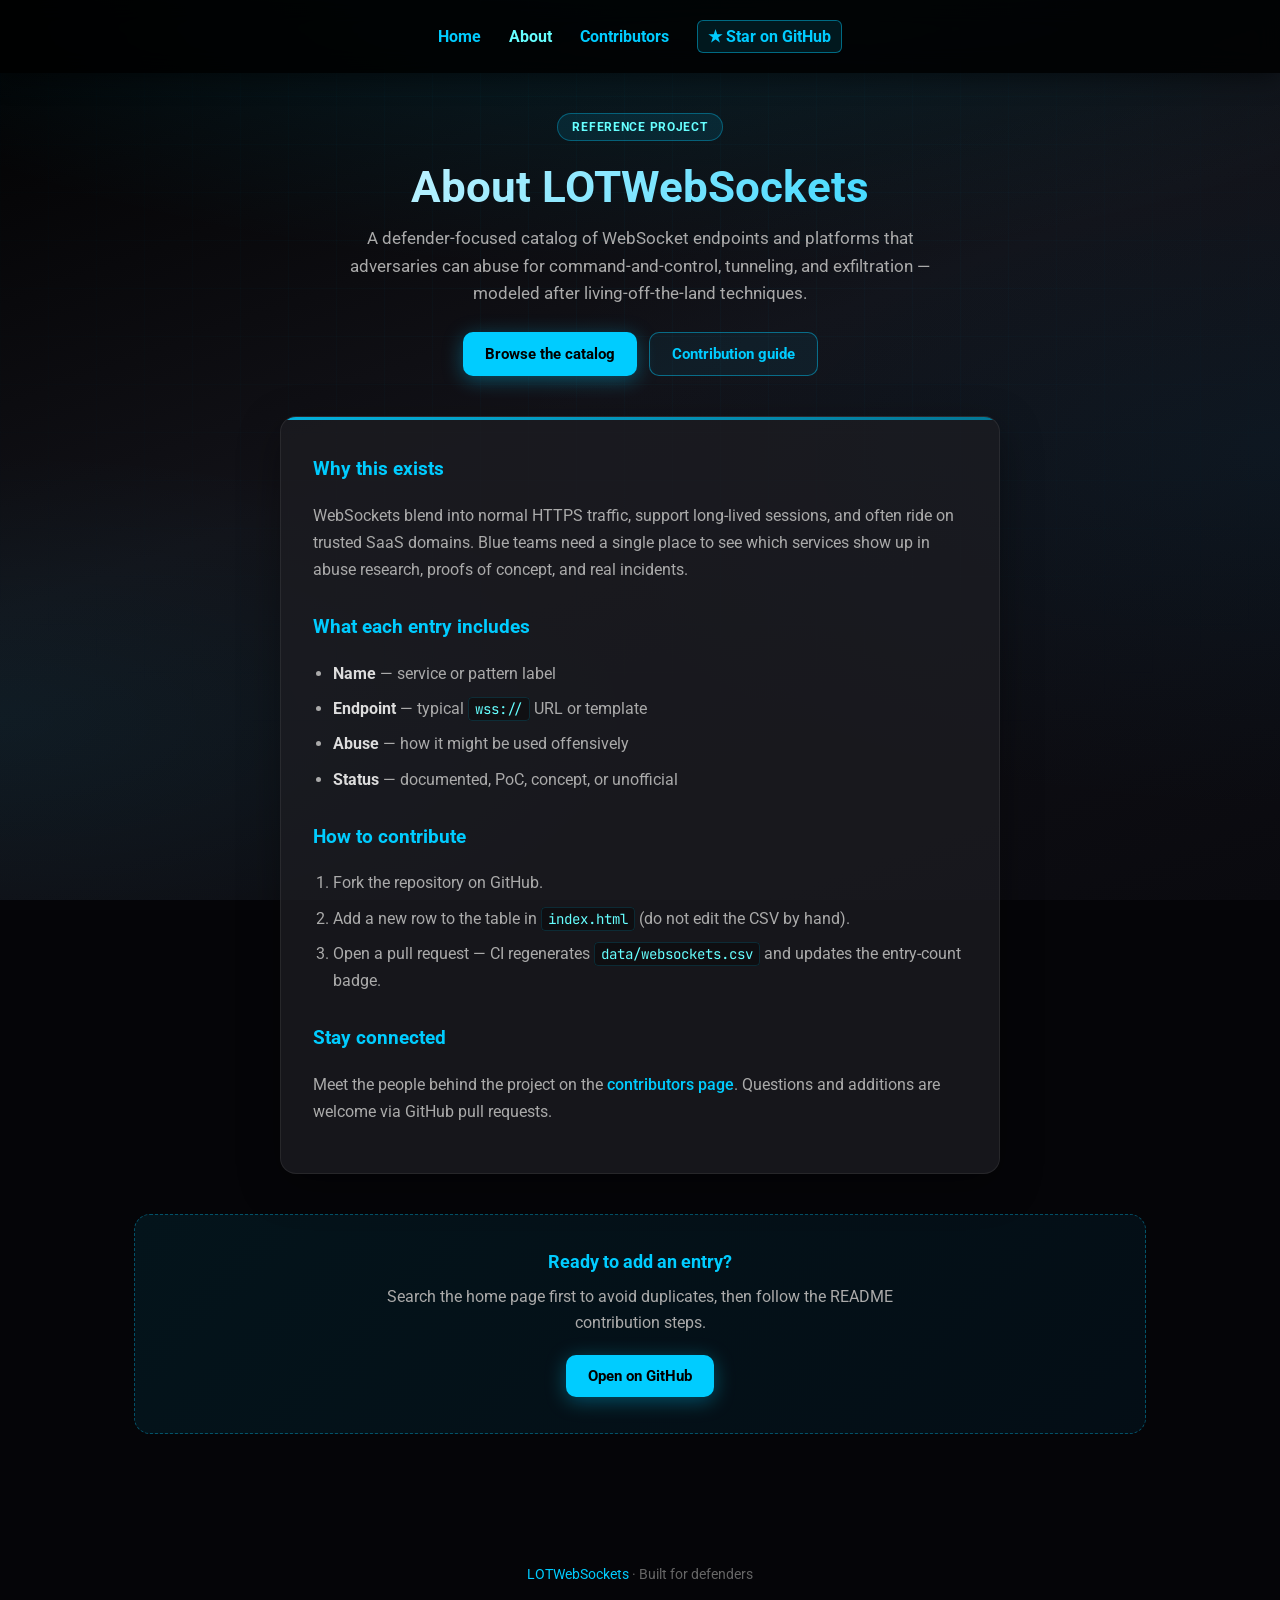
<file: about.html>
<!DOCTYPE html>
<html lang="en">
<head>
    <meta charset="UTF-8">
    <meta name="viewport" content="width=device-width, initial-scale=1.0">
    <title>About — LOTWebSockets</title>
    <meta name="description" content="What LOTWebSockets is, how to contribute, and how the catalog stays up to date.">
    <meta property="og:type" content="website">
    <meta property="og:url" content="https://lotwebsockets.github.io/about.html">
    <meta property="og:title" content="About — LOTWebSockets">
    <meta property="og:description" content="What LOTWebSockets is, how to contribute, and how the catalog stays up to date.">
    <meta property="og:image" content="https://lotwebsockets.github.io/assets/logo.jpg">
    <meta property="og:image:type" content="image/jpeg">
    <meta property="og:image:width" content="1024">
    <meta property="og:image:height" content="1024">
    <meta name="twitter:card" content="summary_large_image">
    <meta name="twitter:title" content="About — LOTWebSockets">
    <meta name="twitter:description" content="What LOTWebSockets is, how to contribute, and how the catalog stays up to date.">
    <meta name="twitter:image" content="https://lotwebsockets.github.io/assets/logo.jpg">
    <link rel="icon" type="image/x-icon" href="/assets/favicon.ico">
    <link rel="stylesheet" href="assets/site.css">
</head>
<body>

<nav>
    <a href="index.html">Home</a>
    <a href="about.html" class="active">About</a>
    <a href="contributors.html">Contributors</a>
    <a class="github-star-link" href="https://github.com/LOTWebSockets/LOTWebSockets.github.io" target="_blank" rel="noopener noreferrer" aria-label="Star LOTWebSockets on GitHub">★ Star on GitHub</a>
</nav>

<main class="page">
    <header class="hero">
        <span class="hero-badge">Reference project</span>
        <h1 class="hero-title">About LOTWebSockets</h1>
        <p>
            A defender-focused catalog of WebSocket endpoints and platforms that adversaries can abuse for command-and-control, tunneling, and exfiltration — modeled after living-off-the-land techniques.
        </p>
        <div class="hero-actions">
            <a class="btn btn-primary" href="index.html">Browse the catalog</a>
            <a class="btn btn-ghost" href="https://github.com/LOTWebSockets/LOTWebSockets.github.io/blob/main/README.md" target="_blank" rel="noopener">Contribution guide</a>
        </div>
    </header>

    <article class="about-prose glass-card">
        <h2>Why this exists</h2>
        <p>
            WebSockets blend into normal HTTPS traffic, support long-lived sessions, and often ride on trusted SaaS domains. Blue teams need a single place to see which services show up in abuse research, proofs of concept, and real incidents.
        </p>

        <h2>What each entry includes</h2>
        <ul>
            <li><strong>Name</strong> — service or pattern label</li>
            <li><strong>Endpoint</strong> — typical <code>wss://</code> URL or template</li>
            <li><strong>Abuse</strong> — how it might be used offensively</li>
            <li><strong>Status</strong> — documented, PoC, concept, or unofficial</li>
        </ul>

        <h2>How to contribute</h2>
        <ol>
            <li>Fork the repository on GitHub.</li>
            <li>Add a new row to the table in <code>index.html</code> (do not edit the CSV by hand).</li>
            <li>Open a pull request — CI regenerates <code>data/websockets.csv</code> and updates the entry-count badge.</li>
        </ol>

        <h2>Stay connected</h2>
        <p>
            Meet the people behind the project on the <a class="inline-link" href="contributors.html">contributors page</a>.
            Questions and additions are welcome via GitHub pull requests.
        </p>
    </article>

    <section class="join-cta content-section" aria-labelledby="cta-heading">
        <h2 id="cta-heading">Ready to add an entry?</h2>
        <p>Search the home page first to avoid duplicates, then follow the README contribution steps.</p>
        <a class="btn btn-primary" href="https://github.com/LOTWebSockets/LOTWebSockets.github.io" target="_blank" rel="noopener">Open on GitHub</a>
    </section>
</main>

<footer>
    <a href="index.html">LOTWebSockets</a> · Built for defenders
</footer>

</body>
</html>
</file>
<file: assets/site.css>
@import url('https://fonts.googleapis.com/css2?family=Roboto:wght@300;400;500;700&family=JetBrains+Mono:wght@400;500&display=swap');

*, *::before, *::after {
    box-sizing: border-box;
}

body {
    font-family: 'Roboto', sans-serif;
    margin: 0;
    min-height: 100vh;
    color: #fff;
    background: #050508;
    overflow-x: hidden;
}

body::before {
    content: "";
    position: fixed;
    inset: 0;
    background:
        radial-gradient(ellipse 80% 50% at 50% -20%, rgba(0, 204, 255, 0.18), transparent),
        radial-gradient(ellipse 60% 40% at 100% 50%, rgba(0, 120, 180, 0.08), transparent),
        radial-gradient(ellipse 50% 30% at 0% 80%, rgba(0, 204, 255, 0.06), transparent),
        linear-gradient(160deg, #000 0%, #121218 45%, #0a0a0f 100%);
    z-index: -2;
}

body::after {
    content: "";
    position: fixed;
    inset: 0;
    background-image:
        linear-gradient(rgba(0, 204, 255, 0.03) 1px, transparent 1px),
        linear-gradient(90deg, rgba(0, 204, 255, 0.03) 1px, transparent 1px);
    background-size: 48px 48px;
    mask-image: radial-gradient(ellipse 70% 60% at 50% 30%, black, transparent);
    z-index: -1;
    pointer-events: none;
}

a.inline-link {
    color: #00ccff;
    text-decoration: none;
    font-weight: 500;
}

a.inline-link:hover {
    color: #66ffff;
}

/* ——— Nav ——— */
nav {
    text-align: center;
    width: 100%;
    padding: 20px 0;
    background: rgba(0, 0, 0, 0.85);
    backdrop-filter: blur(12px);
    box-shadow: 0 4px 24px rgba(0, 0, 0, 0.5);
    position: sticky;
    top: 0;
    z-index: 20;
}

nav a {
    margin: 0 12px;
    color: #00ccff;
    text-decoration: none;
    font-size: 1rem;
    font-weight: 700;
    transition: color 0.25s ease;
}

nav a.github-star-link {
    display: inline-flex;
    align-items: center;
    gap: 6px;
    padding: 6px 10px;
    border: 1px solid rgba(0, 204, 255, 0.45);
    border-radius: 6px;
    background: rgba(0, 204, 255, 0.1);
}

nav a.github-star-link:hover,
nav a.github-star-link:focus-visible {
    color: #66ffff;
    border-color: #66ffff;
    background: rgba(0, 204, 255, 0.18);
}

nav a:hover,
nav a.active {
    color: #66ffff;
}

/* ——— Layout ——— */
.page {
    max-width: 1060px;
    margin: 0 auto;
    padding: 40px 24px 56px;
    width: 100%;
}

.catalog-page {
    max-width: 1100px;
}

/* ——— Buttons ——— */
.btn {
    display: inline-flex;
    align-items: center;
    gap: 8px;
    padding: 12px 22px;
    border-radius: 10px;
    font-weight: 700;
    font-size: 0.95rem;
    text-decoration: none;
    transition: transform 0.2s ease, box-shadow 0.2s ease, background 0.2s ease;
}

.btn-primary {
    background: #00ccff;
    color: #000;
    box-shadow: 0 4px 20px rgba(0, 204, 255, 0.35);
}

.btn-primary:hover {
    background: #66ffff;
    transform: translateY(-2px);
    box-shadow: 0 8px 28px rgba(0, 204, 255, 0.45);
}

.btn-ghost {
    color: #00ccff;
    border: 1px solid rgba(0, 204, 255, 0.45);
    background: rgba(0, 204, 255, 0.06);
}

.btn-ghost:hover {
    background: rgba(0, 204, 255, 0.14);
    transform: translateY(-2px);
}

/* ——— Hero (contributors & about) ——— */
.hero {
    text-align: center;
    margin-bottom: 40px;
}

.hero-badge {
    display: inline-flex;
    align-items: center;
    gap: 8px;
    padding: 6px 14px;
    border-radius: 999px;
    font-size: 0.75rem;
    font-weight: 700;
    letter-spacing: 0.06em;
    text-transform: uppercase;
    color: #66ffff;
    background: rgba(0, 204, 255, 0.1);
    border: 1px solid rgba(0, 204, 255, 0.35);
    margin-bottom: 20px;
}

.hero h1,
.hero-title {
    font-size: clamp(2rem, 5vw, 2.75rem);
    font-weight: 700;
    margin: 0 0 12px;
    background: linear-gradient(135deg, #fff 0%, #00ccff 100%);
    -webkit-background-clip: text;
    -webkit-text-fill-color: transparent;
    background-clip: text;
}

.hero p {
    color: #aaa;
    font-size: 1.05rem;
    line-height: 1.65;
    max-width: 620px;
    margin: 0 auto 24px;
}

.hero-actions {
    display: flex;
    flex-wrap: wrap;
    gap: 12px;
    justify-content: center;
}

/* ——— Glass card (header, panels) ——— */
.glass-card {
    position: relative;
    border-radius: 16px;
    background: linear-gradient(145deg, rgba(40, 40, 48, 0.88), rgba(24, 24, 28, 0.92));
    border: 1px solid rgba(255, 255, 255, 0.07);
    box-shadow: 0 12px 40px rgba(0, 0, 0, 0.35);
    overflow: hidden;
}

.glass-card::before {
    content: "";
    position: absolute;
    top: 0;
    left: 0;
    right: 0;
    height: 3px;
    background: linear-gradient(90deg, #00ccff, #0088aa);
    opacity: 0.85;
}

.header-box {
    display: flex;
    align-items: center;
    gap: 24px;
    padding: 32px;
    margin-bottom: 24px;
}

.header-box .logo-link {
    flex-shrink: 0;
    line-height: 0;
}

.header-box img {
    width: 112px;
    height: 112px;
    border-radius: 14px;
    border: 2px solid rgba(0, 204, 255, 0.25);
    transition: transform 0.3s ease, border-color 0.3s ease;
}

.header-box img:hover {
    transform: scale(1.04);
    border-color: rgba(0, 204, 255, 0.55);
}

.header-box h2 {
    font-size: clamp(1.6rem, 4vw, 2.2rem);
    font-weight: 700;
    margin: 0 0 8px;
    color: #fff;
}

.header-box h2 span {
    color: #00ccff;
}

.header-box h4 {
    color: #888;
    font-size: 1rem;
    font-weight: 400;
    margin: 0 0 12px;
}

.header-box p {
    color: #aaa;
    font-size: 0.98rem;
    line-height: 1.65;
    margin: 0;
}

/* ——— Badges row ——— */
.badges-row {
    display: flex;
    flex-wrap: wrap;
    gap: 10px;
    justify-content: center;
    align-items: center;
    margin-bottom: 28px;
}

.badges-row img {
    height: 22px;
    display: block;
}

.badges-row a:not(.csv-button) {
    display: inline-flex;
    line-height: 0;
    transition: transform 0.2s ease;
}

.badges-row a:not(.csv-button):hover {
    transform: translateY(-2px);
}

.csv-button {
    display: inline-flex;
    align-items: center;
    gap: 6px;
    background: #00ccff;
    color: #000;
    font-weight: 700;
    font-size: 0.85rem;
    text-decoration: none;
    padding: 6px 14px;
    border-radius: 10px;
    box-shadow: 0 4px 16px rgba(0, 204, 255, 0.3);
    transition: background 0.2s ease, transform 0.2s ease;
}

.csv-button:hover {
    background: #66ffff;
    transform: translateY(-2px);
}

/* ——— Search ——— */
.catalog-toolbar {
    display: flex;
    justify-content: center;
    margin-bottom: 24px;
}

#searchBox {
    padding: 14px 18px;
    width: 100%;
    max-width: 560px;
    border: 1px solid rgba(0, 204, 255, 0.25);
    border-radius: 12px;
    background: rgba(28, 28, 34, 0.85);
    backdrop-filter: blur(8px);
    color: #fff;
    outline: none;
    font-size: 1rem;
    font-family: inherit;
    transition: border-color 0.25s ease, box-shadow 0.25s ease;
}

#searchBox::placeholder {
    color: #666;
}

#searchBox:focus {
    border-color: rgba(0, 204, 255, 0.55);
    box-shadow: 0 0 0 3px rgba(0, 204, 255, 0.12);
}

/* ——— Table ——— */
.table-wrap {
    border-radius: 16px;
    overflow: hidden;
    border: 1px solid rgba(255, 255, 255, 0.07);
    box-shadow: 0 12px 40px rgba(0, 0, 0, 0.35);
    background: rgba(28, 28, 34, 0.75);
    backdrop-filter: blur(8px);
}

table {
    width: 100%;
    border-collapse: collapse;
    color: #fff;
}

th,
td {
    padding: 14px 16px;
    text-align: left;
    border-bottom: 1px solid rgba(255, 255, 255, 0.06);
    vertical-align: top;
}

th {
    background: rgba(0, 204, 255, 0.08);
    color: #00ccff;
    font-weight: 700;
    font-size: 0.95rem;
    letter-spacing: 0.02em;
}

tbody tr {
    transition: background 0.2s ease;
}

tbody tr:hover {
    background: rgba(0, 204, 255, 0.05);
}

tbody tr:last-child td {
    border-bottom: none;
}

.name-cell {
    font-weight: 700;
}

.endpoint-cell code {
    font-family: 'JetBrains Mono', monospace;
    background: rgba(0, 0, 0, 0.35);
    color: #66ffff;
    padding: 3px 8px;
    border-radius: 6px;
    font-size: 0.82rem;
    word-break: break-all;
    border: 1px solid rgba(0, 204, 255, 0.15);
}

.abuse-cell {
    color: #bbb;
    font-size: 0.9rem;
    line-height: 1.45;
}

.dir-tag {
    color: #777;
    font-size: 0.82rem;
}

.status-badge {
    display: inline-block;
    padding: 4px 10px;
    border-radius: 999px;
    font-size: 0.76rem;
    font-weight: 700;
    white-space: nowrap;
}

.status-documented {
    background: rgba(0, 220, 120, 0.12);
    color: #2ee88c;
    border: 1px solid rgba(0, 220, 120, 0.35);
}

.status-poc {
    background: rgba(255, 204, 0, 0.12);
    color: #ffd84d;
    border: 1px solid rgba(255, 204, 0, 0.35);
}

.status-concept {
    background: rgba(150, 150, 150, 0.12);
    color: #bbb;
    border: 1px solid rgba(255, 255, 255, 0.12);
}

.status-unofficial {
    background: rgba(0, 150, 255, 0.12);
    color: #5bb8ff;
    border: 1px solid rgba(0, 150, 255, 0.35);
}

.status-note {
    background: rgba(255, 255, 255, 0.06);
    color: #999;
    border: 1px solid rgba(255, 255, 255, 0.1);
}

/* ——— Contributors page ——— */
.stats {
    display: grid;
    grid-template-columns: repeat(3, 1fr);
    gap: 16px;
    margin-bottom: 48px;
}

.stat-card {
    text-align: center;
    padding: 22px 16px;
    border-radius: 14px;
    background: rgba(30, 30, 36, 0.7);
    border: 1px solid rgba(255, 255, 255, 0.06);
    backdrop-filter: blur(8px);
}

.stat-card .value {
    font-family: 'JetBrains Mono', monospace;
    font-size: 1.75rem;
    font-weight: 500;
    color: #00ccff;
}

.stat-card .label {
    font-size: 0.8rem;
    color: #888;
    margin-top: 6px;
    text-transform: uppercase;
    letter-spacing: 0.05em;
}

.content-section {
    margin-bottom: 48px;
}

.content-section h2 {
    font-size: 1.15rem;
    color: #00ccff;
    margin: 0 0 8px;
    display: flex;
    align-items: center;
    gap: 10px;
}

.content-section h2::after {
    content: "";
    flex: 1;
    height: 1px;
    background: linear-gradient(90deg, rgba(0, 204, 255, 0.4), transparent);
}

.content-section .section-desc {
    color: #888;
    font-size: 0.92rem;
    margin: 0 0 24px;
}

.lead-grid {
    display: grid;
    grid-template-columns: repeat(auto-fit, minmax(260px, 1fr));
    gap: 20px;
}

.person-card {
    position: relative;
    padding: 28px 24px 24px;
    border-radius: 16px;
    background: linear-gradient(145deg, rgba(40, 40, 48, 0.9), rgba(24, 24, 28, 0.95));
    border: 1px solid rgba(255, 255, 255, 0.07);
    box-shadow: 0 12px 40px rgba(0, 0, 0, 0.35);
    transition: border-color 0.3s ease, transform 0.3s ease;
    overflow: hidden;
}

.person-card::before {
    content: "";
    position: absolute;
    top: 0;
    left: 0;
    right: 0;
    height: 3px;
    background: linear-gradient(90deg, #00ccff, #0088aa);
    opacity: 0.85;
}

.person-card:hover {
    border-color: rgba(0, 204, 255, 0.35);
    transform: translateY(-4px);
}

.person-card .avatar-wrap {
    width: 88px;
    height: 88px;
    margin: 0 auto 16px;
    border-radius: 50%;
    padding: 3px;
    background: linear-gradient(135deg, #00ccff, #004466);
}

.person-card .avatar-wrap img,
.person-card .avatar-wrap .avatar-fallback {
    width: 100%;
    height: 100%;
    border-radius: 50%;
    object-fit: cover;
    display: block;
    background: #1a1a22;
}

.avatar-fallback {
    display: flex;
    align-items: center;
    justify-content: center;
    font-size: 1.75rem;
    font-weight: 700;
    color: #00ccff;
}

.person-card h3 {
    text-align: center;
    margin: 0 0 4px;
    font-size: 1.15rem;
}

.person-card .role {
    text-align: center;
    font-size: 0.82rem;
    color: #00ccff;
    font-weight: 500;
    margin-bottom: 12px;
}

.person-card .bio {
    text-align: center;
    font-size: 0.88rem;
    color: #aaa;
    line-height: 1.5;
    margin: 0 0 18px;
}

.person-links {
    display: flex;
    justify-content: center;
    gap: 10px;
    flex-wrap: wrap;
}

.person-links a {
    font-size: 0.82rem;
    font-weight: 700;
    color: #000;
    background: rgba(0, 204, 255, 0.9);
    padding: 8px 14px;
    border-radius: 8px;
    text-decoration: none;
    transition: background 0.2s ease;
}

.person-links a.secondary {
    background: transparent;
    color: #00ccff;
    border: 1px solid rgba(0, 204, 255, 0.4);
}

.person-links a:hover {
    background: #66ffff;
}

.person-links a.secondary:hover {
    background: rgba(0, 204, 255, 0.12);
    color: #66ffff;
}

.contrib-grid {
    display: grid;
    grid-template-columns: repeat(auto-fill, minmax(140px, 1fr));
    gap: 16px;
}

.contrib-card {
    text-align: center;
    padding: 20px 12px 16px;
    border-radius: 14px;
    background: rgba(28, 28, 34, 0.85);
    border: 1px solid rgba(255, 255, 255, 0.06);
    text-decoration: none;
    color: inherit;
    transition: border-color 0.25s ease, transform 0.25s ease, background 0.25s ease;
}

.contrib-card:hover {
    border-color: rgba(0, 204, 255, 0.4);
    transform: translateY(-3px);
    background: rgba(36, 36, 44, 0.95);
}

.contrib-card img {
    width: 72px;
    height: 72px;
    border-radius: 50%;
    margin-bottom: 10px;
    border: 2px solid rgba(0, 204, 255, 0.35);
}

.contrib-card .login {
    font-weight: 700;
    font-size: 0.9rem;
    color: #fff;
    display: block;
    margin-bottom: 4px;
}

.contrib-card .count {
    font-family: 'JetBrains Mono', monospace;
    font-size: 0.75rem;
    color: #888;
}

.loading,
.error-msg {
    text-align: center;
    color: #888;
    padding: 32px;
    grid-column: 1 / -1;
}

.error-msg {
    color: #ff8866;
}

.join-cta {
    text-align: center;
    padding: 36px 28px;
    border-radius: 16px;
    background: linear-gradient(135deg, rgba(0, 204, 255, 0.08), rgba(0, 80, 120, 0.12));
    border: 1px dashed rgba(0, 204, 255, 0.35);
}

.join-cta h2 {
    justify-content: center;
    margin-bottom: 12px;
}

.join-cta h2::after {
    display: none;
}

.join-cta p {
    color: #aaa;
    max-width: 520px;
    margin: 0 auto 20px;
    line-height: 1.6;
}

.join-cta code {
    color: #66ffff;
    font-family: 'JetBrains Mono', monospace;
    font-size: 0.9em;
}

/* ——— About prose ——— */
.about-prose {
    max-width: 720px;
    margin: 0 auto 40px;
    padding: 36px 32px 32px;
    border-radius: 16px;
    background: rgba(28, 28, 34, 0.75);
    border: 1px solid rgba(255, 255, 255, 0.07);
    line-height: 1.7;
    color: #aaa;
}

.about-prose h2 {
    color: #00ccff;
    font-size: 1.2rem;
    margin: 28px 0 12px;
}

.about-prose h2:first-child {
    margin-top: 0;
}

.about-prose ul {
    padding-left: 1.25rem;
}

.about-prose li {
    margin-bottom: 8px;
}

.about-prose strong {
    color: #ddd;
}

.about-prose code {
    font-family: 'JetBrains Mono', monospace;
    font-size: 0.88em;
    color: #66ffff;
    background: rgba(0, 0, 0, 0.35);
    padding: 2px 6px;
    border-radius: 4px;
    border: 1px solid rgba(0, 204, 255, 0.15);
}

.about-prose ol {
    padding-left: 1.25rem;
}

.about-prose ol li {
    margin-bottom: 8px;
}

/* ——— Footer ——— */
footer {
    text-align: center;
    padding: 28px 24px 36px;
    font-size: 0.9rem;
    color: #666;
}

footer a {
    color: #00ccff;
    text-decoration: none;
}

footer a:hover {
    color: #66ffff;
}

/* ——— Responsive ——— */
@media (max-width: 768px) {
    .header-box {
        flex-direction: column;
        text-align: center;
        padding: 28px 20px;
    }

    th,
    td {
        font-size: 0.88rem;
        padding: 10px 12px;
    }
}

@media (max-width: 640px) {
    .stats {
        grid-template-columns: 1fr;
    }

    nav a {
        margin: 0 8px;
        font-size: 0.9rem;
    }
}
</file>
